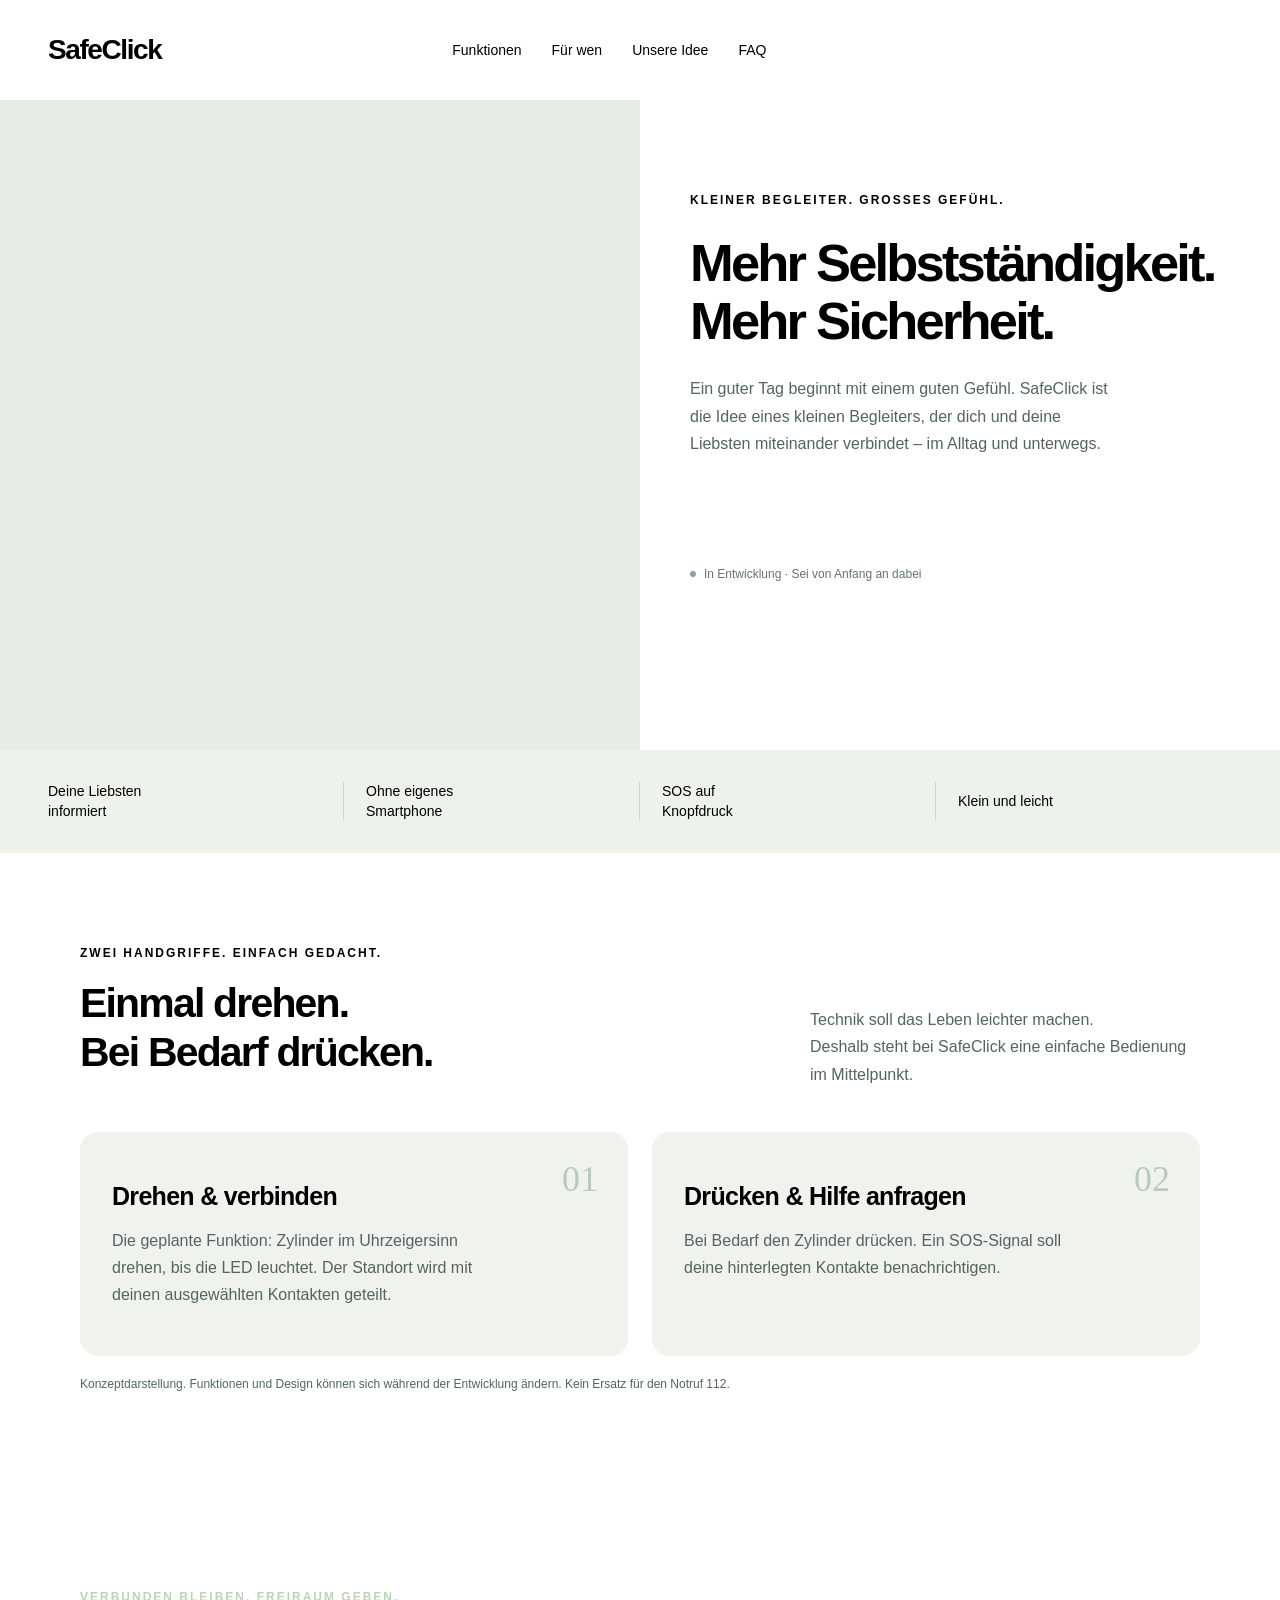
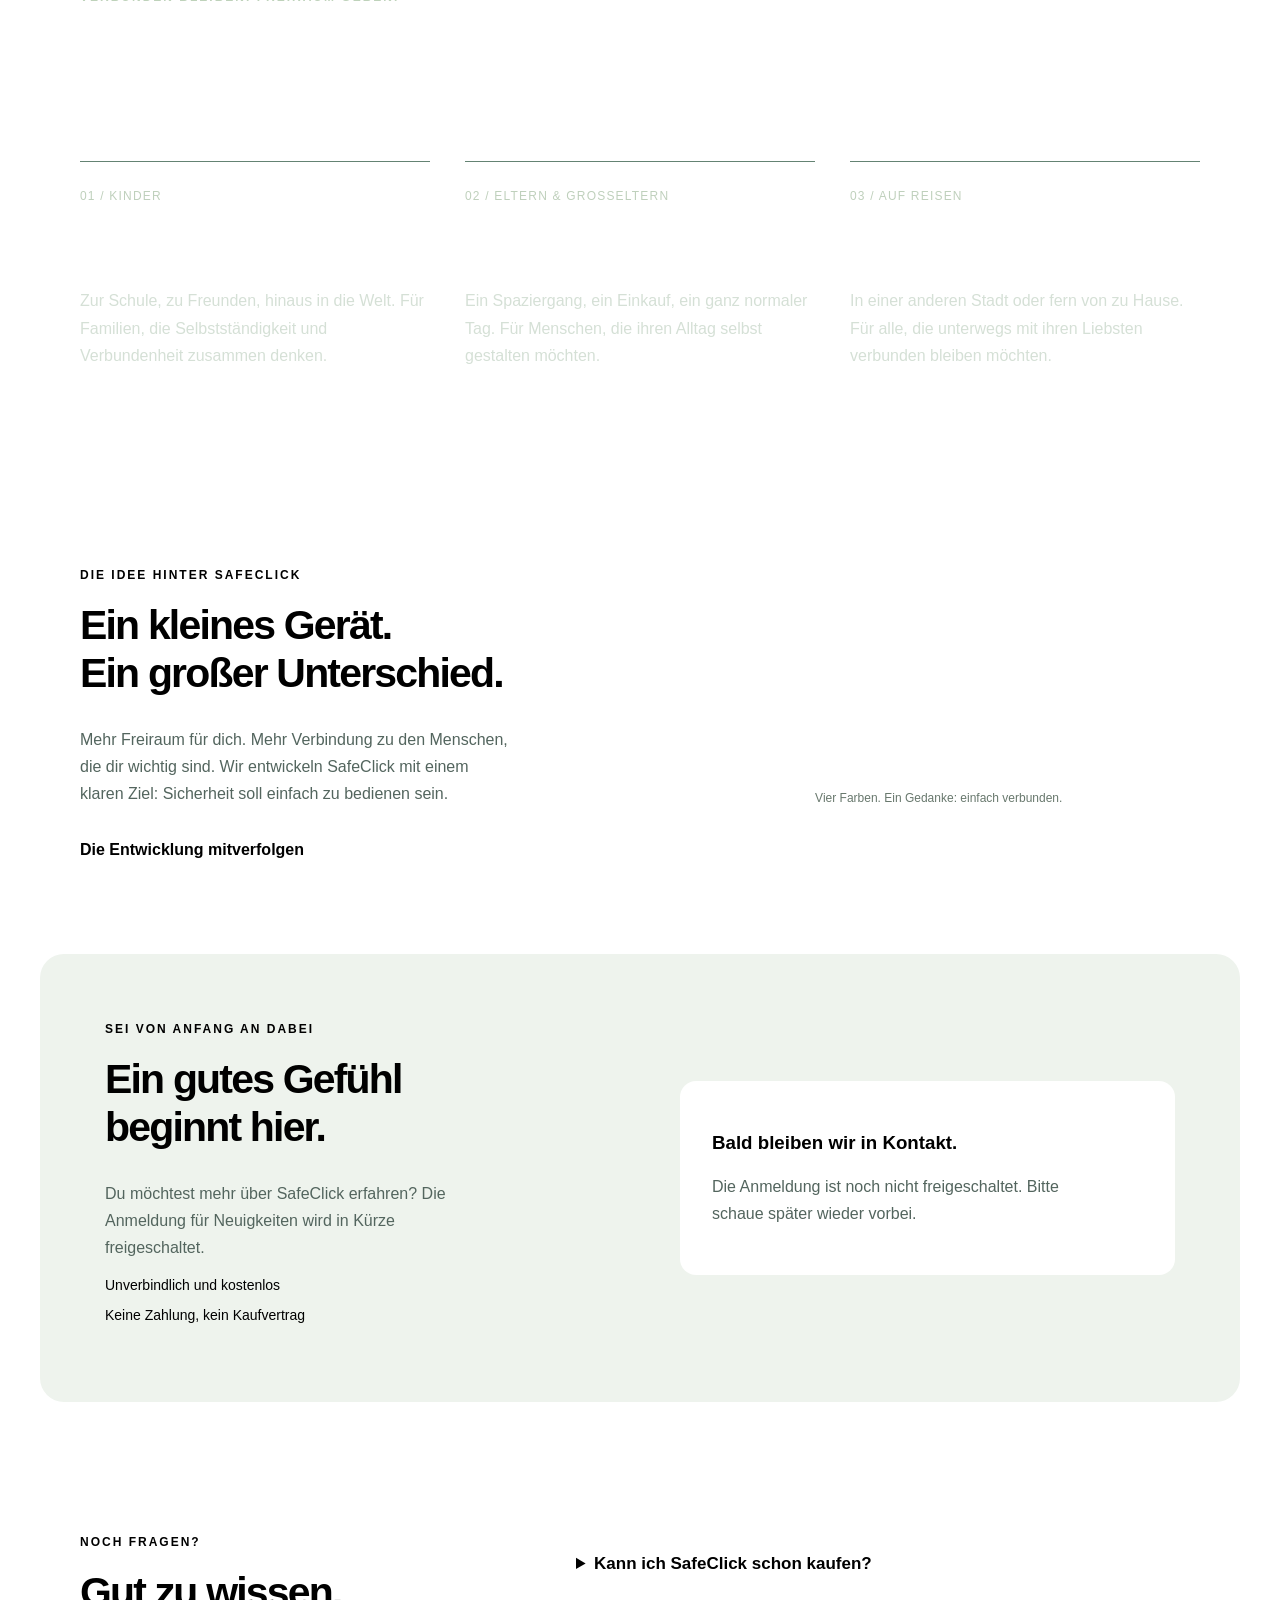
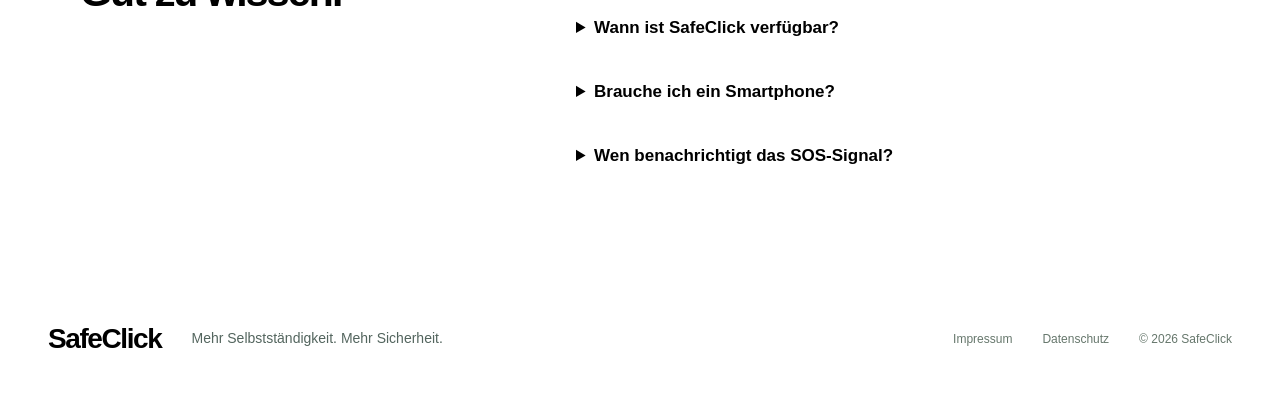
<file: index.html>
<!doctype html><html lang="de"><head><meta charset="utf-8"><meta name="viewport" content="width=device-width, initial-scale=1"><title>SafeClick | Mehr Selbstständigkeit. Mehr Sicherheit.</title><meta name="description" content="SafeClick: die Idee eines kleinen Begleiters für mehr Verbindung im Alltag und unterwegs."><link rel="stylesheet" href="style.css"></head><body><header><a class="brand" href="#">SafeClick</a><button class="mobile" aria-label="Menü öffnen" aria-expanded="false"></button><nav class=""><a href="#funktionen">Funktionen</a><a href="#menschen">Für wen</a><a href="#idee">Unsere Idee</a><a href="#faq">FAQ</a></nav><a class="button small" href="#interesse">Interesse anmelden</a></header><main><section class="hero"><div class="hero-photo"><span class="photo-note">Für die Menschen, die dir wichtig sind.</span></div><div class="hero-copy"><span class="eyebrow">KLEINER BEGLEITER. GROSSES GEFÜHL.</span><h1>Mehr Selbstständigkeit.<br/><em>Mehr Sicherheit.</em></h1><p>Ein guter Tag beginnt mit einem guten Gefühl. SafeClick ist die Idee eines kleinen Begleiters, der dich und deine Liebsten miteinander verbindet – im Alltag und unterwegs.</p><a class="button" href="#funktionen">SafeClick kennenlernen</a><div class="development"><span></span> In Entwicklung · Sei von Anfang an dabei</div></div></section><section class="benefits" aria-label="Geplante Funktionen"><div><span>Deine Liebsten informiert</span></div><div><span>Ohne eigenes Smartphone</span></div><div><span>SOS auf Knopfdruck</span></div><div><span>Klein und leicht</span></div></section><section id="funktionen" class="section"><div class="section-heading"><div><span class="eyebrow">ZWEI HANDGRIFFE. EINFACH GEDACHT.</span><h2>Einmal drehen.<br/>Bei Bedarf drücken.</h2></div><p>Technik soll das Leben leichter machen.<br/>Deshalb steht bei SafeClick eine einfache Bedienung im Mittelpunkt.</p></div><div class="steps"><article><div class="step-copy"><span class="number">01</span><h3>Drehen &amp; verbinden</h3><p>Die geplante Funktion: Zylinder im Uhrzeigersinn drehen, bis die LED leuchtet. Der Standort wird mit deinen ausgewählten Kontakten geteilt.</p></div></article><article><div class="step-copy"><span class="number">02</span><h3>Drücken &amp; Hilfe anfragen</h3><p>Bei Bedarf den Zylinder drücken. Ein SOS-Signal soll deine hinterlegten Kontakte benachrichtigen.</p></div></article></div><p class="caption">Konzeptdarstellung. Funktionen und Design können sich während der Entwicklung ändern. Kein Ersatz für den Notruf 112.</p></section><section id="menschen" class="audience section"><span class="eyebrow">VERBUNDEN BLEIBEN. FREIRAUM GEBEN.</span><h2>Für kleine Abenteuer.<br/>Und große Lieblingsmenschen.</h2><div class="audience-grid"><article><span>01 / KINDER</span><h3>Die ersten Wege allein.</h3><p>Zur Schule, zu Freunden, hinaus in die Welt. Für Familien, die Selbstständigkeit und Verbundenheit zusammen denken.</p></article><article><span>02 / ELTERN &amp; GROSSELTERN</span><h3>Nah sein. Auch mit Abstand.</h3><p>Ein Spaziergang, ein Einkauf, ein ganz normaler Tag. Für Menschen, die ihren Alltag selbst gestalten möchten.</p></article><article><span>03 / AUF REISEN</span><h3>Neues entdecken.</h3><p>In einer anderen Stadt oder fern von zu Hause. Für alle, die unterwegs mit ihren Liebsten verbunden bleiben möchten.</p></article></div></section><section id="idee" class="product section"><div><span class="eyebrow">DIE IDEE HINTER SAFECLICK</span><h2>Ein kleines Gerät.<br/>Ein großer Unterschied.</h2><p>Mehr Freiraum für dich. Mehr Verbindung zu den Menschen, die dir wichtig sind. Wir entwickeln SafeClick mit einem klaren Ziel: Sicherheit soll einfach zu bedienen sein.</p><a class="text-link" href="#interesse">Die Entwicklung mitverfolgen</a></div><div class="product-picture"><span>Vier Farben. Ein Gedanke: einfach verbunden.</span></div></section><section id="interesse" class="signup section"><div><span class="eyebrow">SEI VON ANFANG AN DABEI</span><h2>Ein gutes Gefühl<br/>beginnt hier.</h2><p>Du möchtest mehr über SafeClick erfahren? Die Anmeldung für Neuigkeiten wird in Kürze freigeschaltet.</p><ul><li>Unverbindlich und kostenlos</li><li>Keine Zahlung, kein Kaufvertrag</li></ul></div><div class="form-pending"><h3>Bald bleiben wir in Kontakt.</h3><p>Die Anmeldung ist noch nicht freigeschaltet. Bitte schaue später wieder vorbei.</p></div></section><section id="faq" class="section faq"><div><span class="eyebrow">NOCH FRAGEN?</span><h2>Gut zu wissen.</h2></div><div><details><summary>Kann ich SafeClick schon kaufen?</summary><p>Noch nicht. SafeClick befindet sich in der Entwicklung. Eine Bestellung ist derzeit noch nicht möglich.</p></details><details><summary>Wann ist SafeClick verfügbar?</summary><p>Ein Verkaufsstart steht noch nicht fest. Preis, Liefertermin und die endgültigen Funktionen werden erst bekanntgegeben, wenn sie bestätigt sind.</p></details><details><summary>Brauche ich ein Smartphone?</summary><p>Das Konzept sieht eine Bedienung ohne eigenes Smartphone vor. Welche technischen Voraussetzungen und Verbindungen nötig sind, wird im Laufe der Entwicklung festgelegt.</p></details><details><summary>Wen benachrichtigt das SOS-Signal?</summary><p>Geplant ist eine Benachrichtigung an zuvor ausgewählte Kontakte. Eine automatische Verbindung zu Rettungsdiensten ist nicht zugesichert. Im akuten Notfall gilt weiterhin der Notruf 112.</p></details></div></section></main><footer><a class="brand" href="index.html">SafeClick</a><p>Mehr Selbstständigkeit. Mehr Sicherheit.</p><a href="impressum.html">Impressum</a><a href="datenschutz.html">Datenschutz</a><span>© 2026 SafeClick</span></footer><script src="script.js"></script></body></html>
</file>
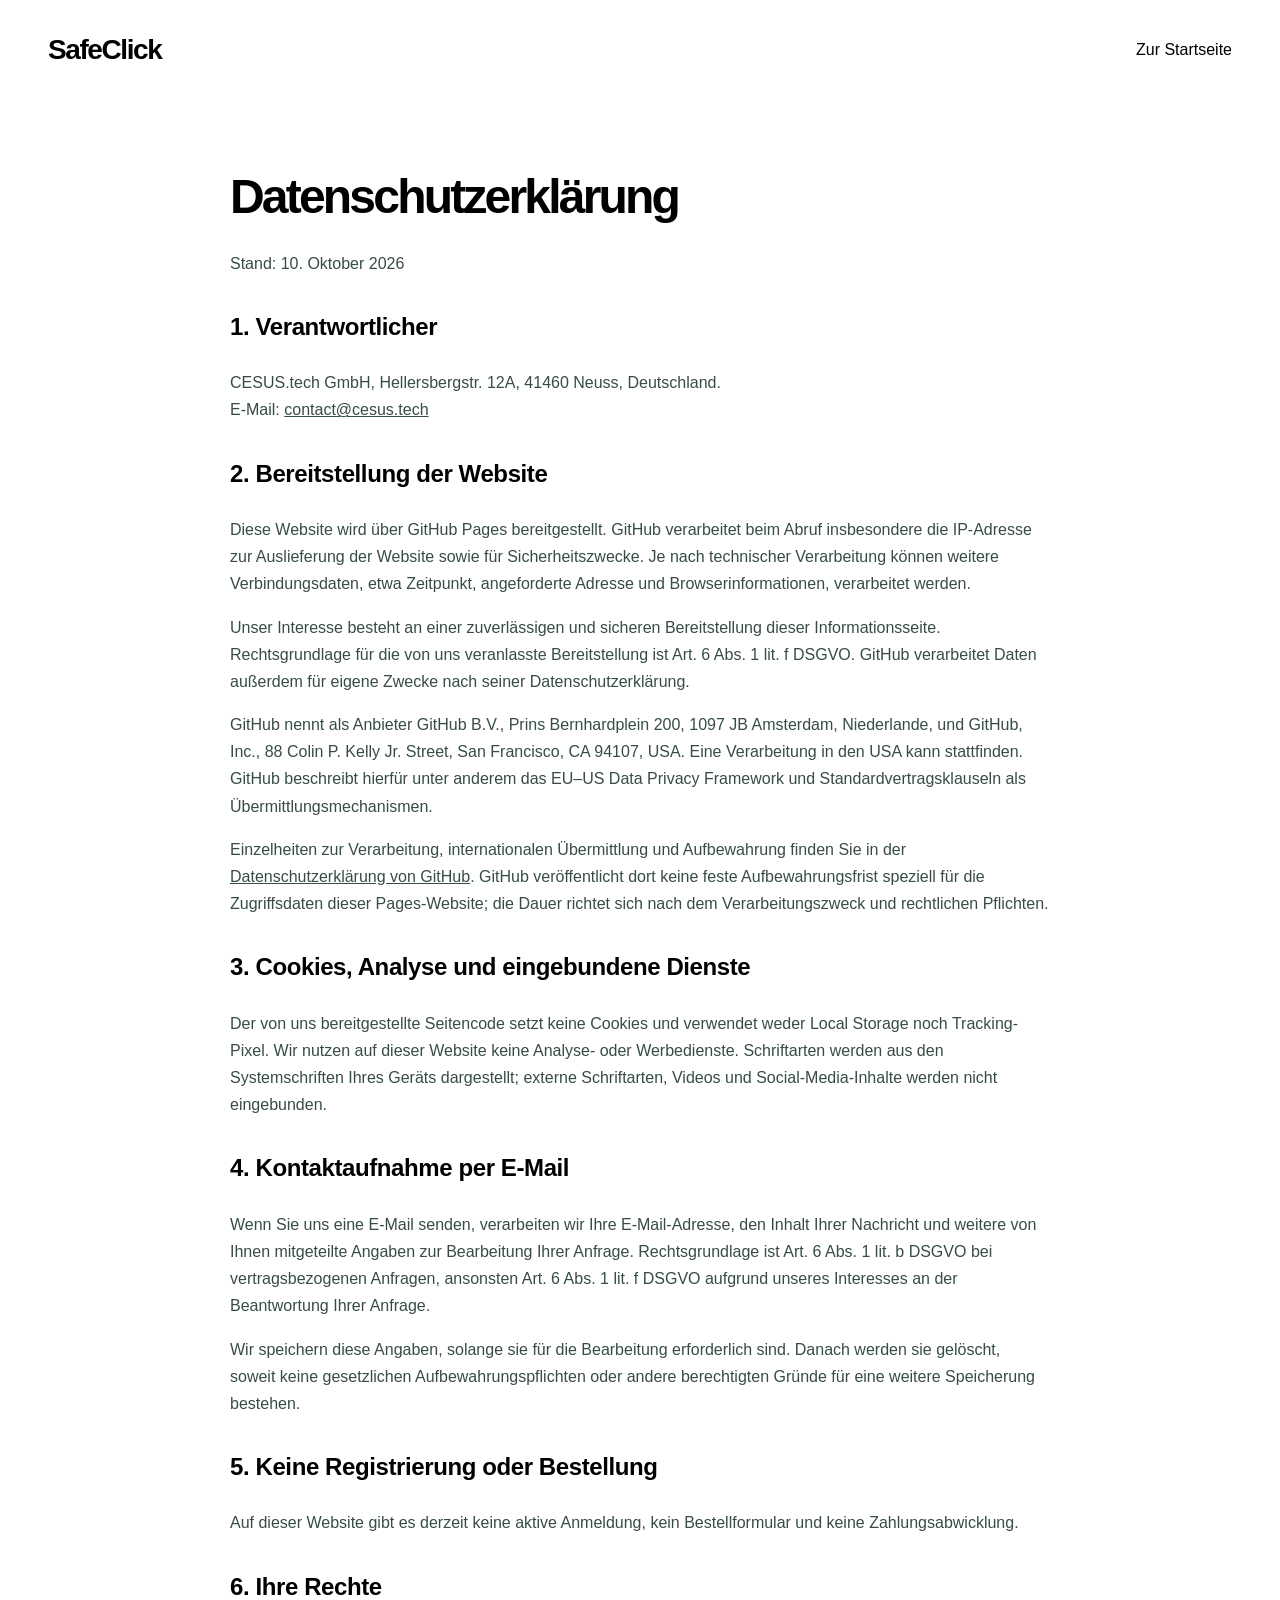
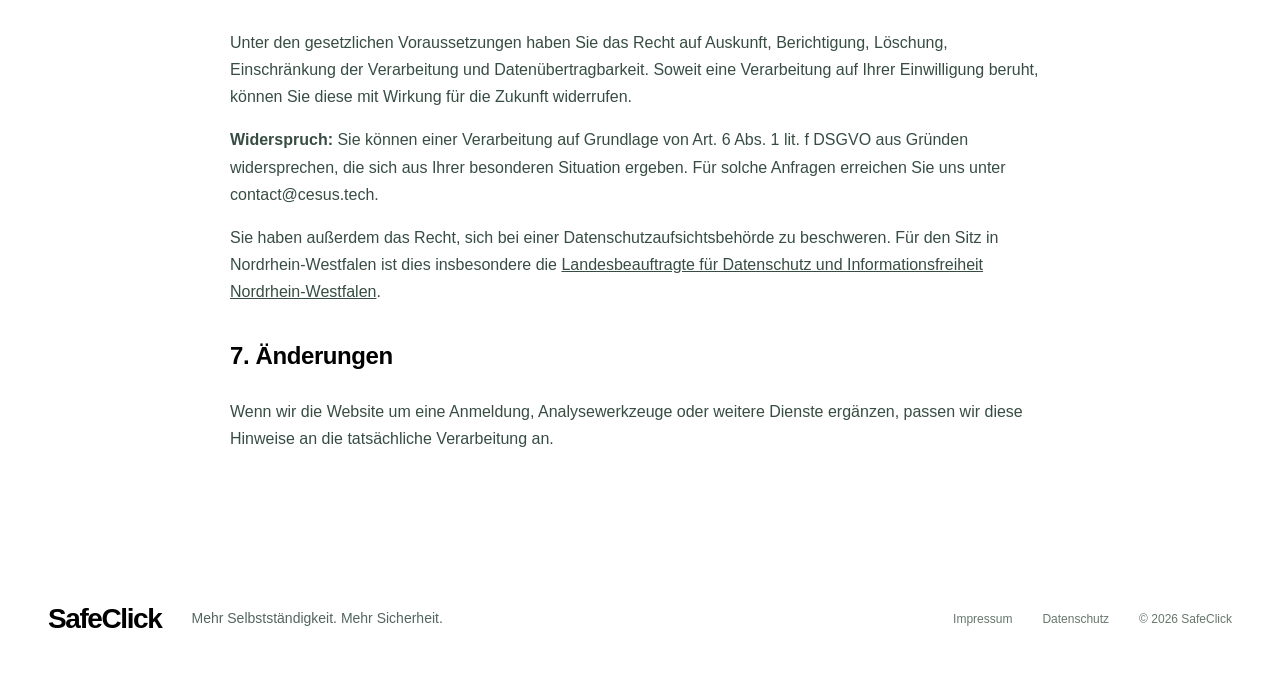
<file: datenschutz.html>
<!doctype html><html lang="de"><head><meta charset="utf-8"><meta name="viewport" content="width=device-width,initial-scale=1"><title>Datenschutzerklärung | SafeClick</title><link rel="stylesheet" href="style.css"></head><body><header><a class="brand" href="index.html">SafeClick</a><a href="index.html">Zur Startseite</a></header><main class="legal section"><h1>Datenschutzerklärung</h1><p>Stand: 10. Oktober 2026</p><h2>1. Verantwortlicher</h2><p>CESUS.tech GmbH, Hellersbergstr. 12A, 41460 Neuss, Deutschland.<br>E-Mail: <a href="mailto:contact@cesus.tech">contact@cesus.tech</a></p><h2>2. Bereitstellung der Website</h2><p>Diese Website wird über GitHub Pages bereitgestellt. GitHub verarbeitet beim Abruf insbesondere die IP-Adresse zur Auslieferung der Website sowie für Sicherheitszwecke. Je nach technischer Verarbeitung können weitere Verbindungsdaten, etwa Zeitpunkt, angeforderte Adresse und Browserinformationen, verarbeitet werden.</p><p>Unser Interesse besteht an einer zuverlässigen und sicheren Bereitstellung dieser Informationsseite. Rechtsgrundlage für die von uns veranlasste Bereitstellung ist Art. 6 Abs. 1 lit. f DSGVO. GitHub verarbeitet Daten außerdem für eigene Zwecke nach seiner Datenschutzerklärung.</p><p>GitHub nennt als Anbieter GitHub B.V., Prins Bernhardplein 200, 1097 JB Amsterdam, Niederlande, und GitHub, Inc., 88 Colin P. Kelly Jr. Street, San Francisco, CA 94107, USA. Eine Verarbeitung in den USA kann stattfinden. GitHub beschreibt hierfür unter anderem das EU–US Data Privacy Framework und Standardvertragsklauseln als Übermittlungsmechanismen.</p><p>Einzelheiten zur Verarbeitung, internationalen Übermittlung und Aufbewahrung finden Sie in der <a href="https://docs.github.com/en/site-policy/privacy-policies/github-general-privacy-statement">Datenschutzerklärung von GitHub</a>. GitHub veröffentlicht dort keine feste Aufbewahrungsfrist speziell für die Zugriffsdaten dieser Pages-Website; die Dauer richtet sich nach dem Verarbeitungszweck und rechtlichen Pflichten.</p><h2>3. Cookies, Analyse und eingebundene Dienste</h2><p>Der von uns bereitgestellte Seitencode setzt keine Cookies und verwendet weder Local Storage noch Tracking-Pixel. Wir nutzen auf dieser Website keine Analyse- oder Werbedienste. Schriftarten werden aus den Systemschriften Ihres Geräts dargestellt; externe Schriftarten, Videos und Social-Media-Inhalte werden nicht eingebunden.</p><h2>4. Kontaktaufnahme per E-Mail</h2><p>Wenn Sie uns eine E-Mail senden, verarbeiten wir Ihre E-Mail-Adresse, den Inhalt Ihrer Nachricht und weitere von Ihnen mitgeteilte Angaben zur Bearbeitung Ihrer Anfrage. Rechtsgrundlage ist Art. 6 Abs. 1 lit. b DSGVO bei vertragsbezogenen Anfragen, ansonsten Art. 6 Abs. 1 lit. f DSGVO aufgrund unseres Interesses an der Beantwortung Ihrer Anfrage.</p><p>Wir speichern diese Angaben, solange sie für die Bearbeitung erforderlich sind. Danach werden sie gelöscht, soweit keine gesetzlichen Aufbewahrungspflichten oder andere berechtigten Gründe für eine weitere Speicherung bestehen.</p><h2>5. Keine Registrierung oder Bestellung</h2><p>Auf dieser Website gibt es derzeit keine aktive Anmeldung, kein Bestellformular und keine Zahlungsabwicklung.</p><h2>6. Ihre Rechte</h2><p>Unter den gesetzlichen Voraussetzungen haben Sie das Recht auf Auskunft, Berichtigung, Löschung, Einschränkung der Verarbeitung und Datenübertragbarkeit. Soweit eine Verarbeitung auf Ihrer Einwilligung beruht, können Sie diese mit Wirkung für die Zukunft widerrufen.</p><p><strong>Widerspruch:</strong> Sie können einer Verarbeitung auf Grundlage von Art. 6 Abs. 1 lit. f DSGVO aus Gründen widersprechen, die sich aus Ihrer besonderen Situation ergeben. Für solche Anfragen erreichen Sie uns unter contact@cesus.tech.</p><p>Sie haben außerdem das Recht, sich bei einer Datenschutzaufsichtsbehörde zu beschweren. Für den Sitz in Nordrhein-Westfalen ist dies insbesondere die <a href="https://www.ldi.nrw.de/">Landesbeauftragte für Datenschutz und Informationsfreiheit Nordrhein-Westfalen</a>.</p><h2>7. Änderungen</h2><p>Wenn wir die Website um eine Anmeldung, Analysewerkzeuge oder weitere Dienste ergänzen, passen wir diese Hinweise an die tatsächliche Verarbeitung an.</p></main><footer><a class="brand" href="index.html">SafeClick</a><p>Mehr Selbstständigkeit. Mehr Sicherheit.</p><a href="impressum.html">Impressum</a><a href="datenschutz.html">Datenschutz</a><span>© 2026 SafeClick</span></footer></body></html>
</file>
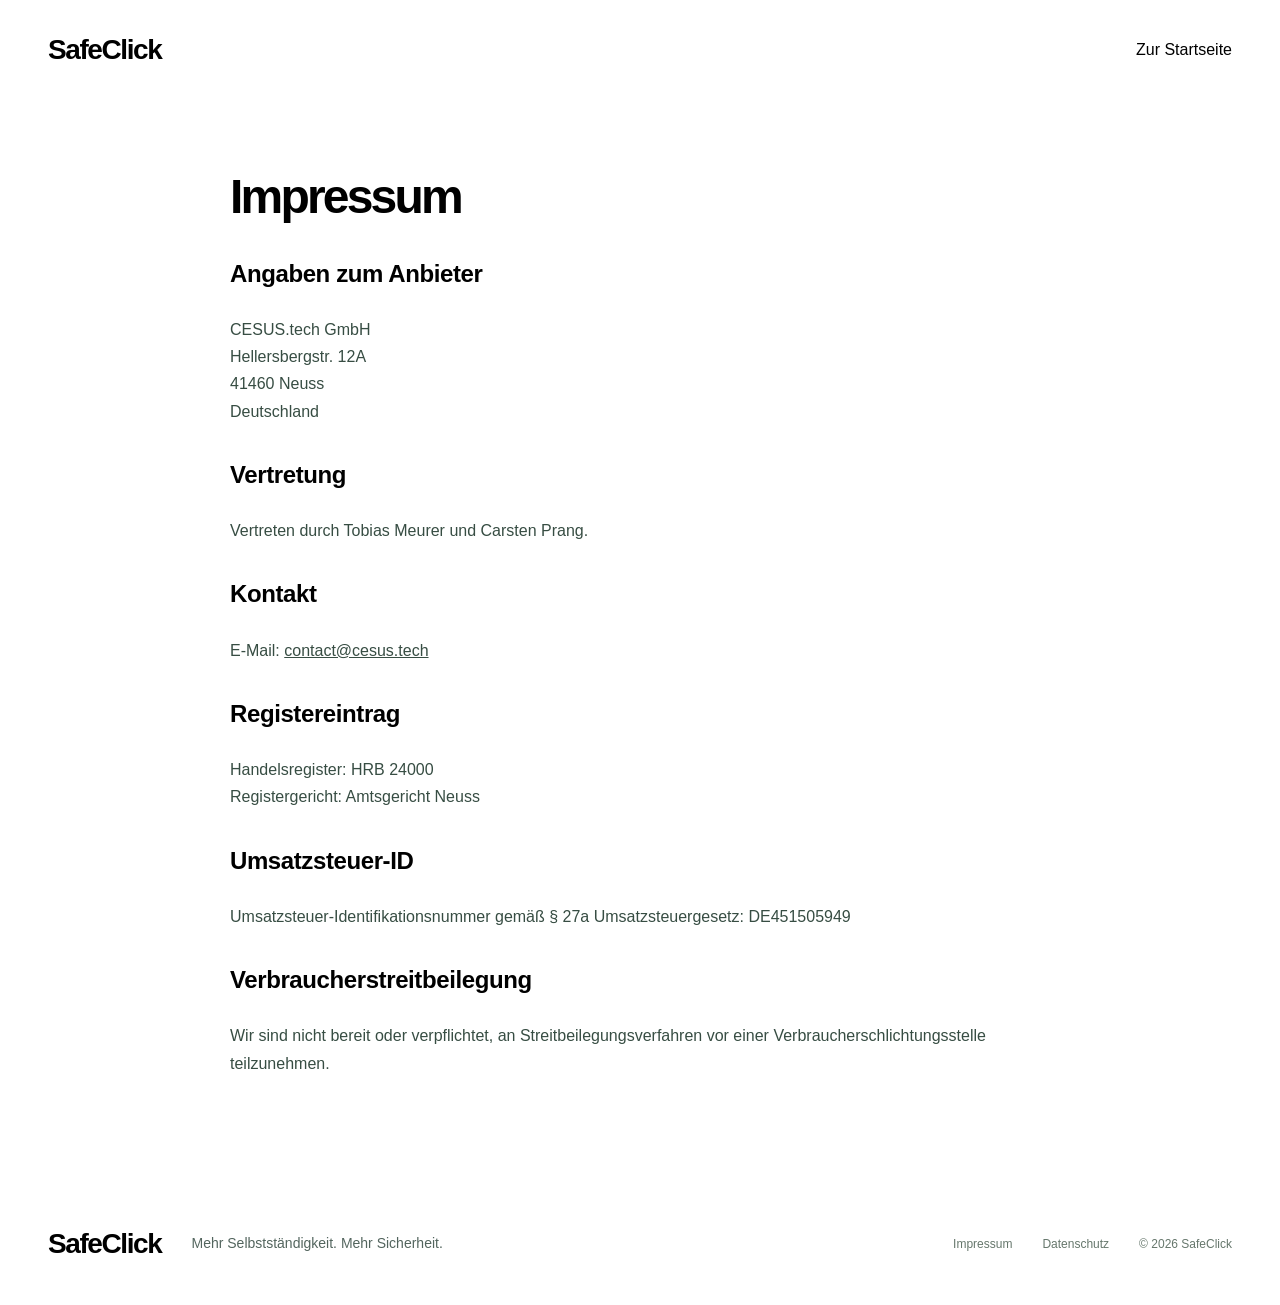
<file: impressum.html>
<!doctype html><html lang="de"><head><meta charset="utf-8"><meta name="viewport" content="width=device-width,initial-scale=1"><title>Impressum | SafeClick</title><link rel="stylesheet" href="style.css"></head><body><header><a class="brand" href="index.html">SafeClick</a><a href="index.html">Zur Startseite</a></header><main class="legal section"><h1>Impressum</h1><h2>Angaben zum Anbieter</h2><p>CESUS.tech GmbH<br>Hellersbergstr. 12A<br>41460 Neuss<br>Deutschland</p><h2>Vertretung</h2><p>Vertreten durch Tobias Meurer und Carsten Prang.</p><h2>Kontakt</h2><p>E-Mail: <a href="mailto:contact@cesus.tech">contact@cesus.tech</a></p><h2>Registereintrag</h2><p>Handelsregister: HRB 24000<br>Registergericht: Amtsgericht Neuss</p><h2>Umsatzsteuer-ID</h2><p>Umsatzsteuer-Identifikationsnummer gemäß § 27a Umsatzsteuergesetz: DE451505949</p><h2>Verbraucherstreitbeilegung</h2><p>Wir sind nicht bereit oder verpflichtet, an Streitbeilegungsverfahren vor einer Verbraucherschlichtungsstelle teilzunehmen.</p></main><footer><a class="brand" href="index.html">SafeClick</a><p>Mehr Selbstständigkeit. Mehr Sicherheit.</p><a href="impressum.html">Impressum</a><a href="datenschutz.html">Datenschutz</a><span>© 2026 SafeClick</span></footer></body></html>
</file>
<file: style.css>
500;600;700&family=Manrope:wght@400;500;600;700;800&display=swap');
:root{--green:#205847;--ink:#172c29;--cream:#f6f5ef;--line:#d9e1da}*{box-sizing:border-box}html{scroll-behavior:smooth;scroll-padding-top:100px}body{margin:0;background:#fff;color:var(--ink);font-family:'DM Sans',sans-serif;font-size:16px}a{color:inherit;text-decoration:none}button,input,select{font:inherit}button,a,input,select,summary{outline-offset:5px}header{height:100px;max-width:1320px;padding:0 48px;margin:auto;display:flex;align-items:center;justify-content:space-between;gap:32px}.brand{font-family:Manrope,sans-serif;font-size:28px;font-weight:800;letter-spacing:-1.4px}.brand span{font-size:12px;vertical-align:super;margin-left:3px}nav{display:flex;gap:30px;font-size:14px}nav a:hover,.text-link:hover{color:#408367}.button{display:inline-flex;align-items:center;justify-content:center;background:var(--green);color:white;border:0;border-radius:50px;padding:18px 28px;font-weight:600;cursor:pointer;transition:background .2s}.button:hover{background:#153d31}.button:disabled{opacity:.6}.small{font-size:14px;padding:14px 22px}.mobile{display:none}.hero{max-width:1320px;margin:auto;display:grid;grid-template-columns:1fr 1fr;min-height:650px;background:var(--cream)}.hero-photo{position:relative;overflow:hidden}.hero-photo img{height:100%;width:100%;object-fit:cover;image-rendering:auto}.photo-note{position:absolute;bottom:28px;left:30px;color:white;background:#183b2fa6;backdrop-filter:blur(6px);padding:12px 18px;border-radius:30px;font-size:14px}.hero-copy{padding:90px 50px 70px}.eyebrow{font-size:12px;font-weight:700;letter-spacing:2px;color:var(--green)}h1,h2,h3{font-family:Manrope,sans-serif}h1{font-size:clamp(38px,4.1vw,61px);line-height:1.1;letter-spacing:-2.8px;margin:26px 0}h1 em{font-style:normal;color:var(--green)}p{line-height:1.7;color:#53655e}.hero p{max-width:430px;margin-bottom:30px}.development{font-size:12px;color:#64756d;margin-top:26px;display:flex;align-items:center;gap:8px}.development span{width:6px;height:6px;background:#8ba593;border-radius:50%}.benefits{max-width:1320px;margin:auto;display:grid;grid-template-columns:repeat(4,1fr);background:#edf2eb;padding:32px 48px}.benefits div{display:flex;align-items:center;gap:15px;border-right:1px solid #ccd8ce;padding-left:22px}.benefits div:first-child{padding-left:0}.benefits div:last-child{border:0}.benefits svg{width:30px;height:30px;color:var(--green);flex-shrink:0}.benefits span{font-size:14px;max-width:120px;line-height:1.4}.section{max-width:1200px;margin:0 auto;padding:90px 40px}h2{font-size:clamp(30px,3.2vw,44px);line-height:1.18;letter-spacing:-1.8px;margin:18px 0 28px}.section-heading{display:flex;justify-content:space-between;align-items:flex-end;margin-bottom:28px;gap:40px}.section-heading p{max-width:390px}.steps{display:grid;grid-template-columns:1fr 1fr;gap:24px}.steps article{background:#f0f3ed;border-radius:18px;overflow:hidden}.step-copy{position:relative;padding:32px}.step-copy>svg{color:var(--green);width:34px;height:34px}.number{position:absolute;right:30px;top:26px;font-size:36px;color:#b9cabb;font-family:Manrope}.steps h3{font-size:25px;letter-spacing:-.7px;margin:18px 0 12px}.steps p{max-width:400px}.steps img{display:block;width:100%;height:180px;object-fit:cover}.caption{font-size:12px;margin-top:18px}.audience{max-width:none;background:var(--green);color:white;padding-left:max(40px,calc((100vw - 1120px)/2));padding-right:max(40px,calc((100vw - 1120px)/2))}.audience .eyebrow{color:#bed2ba}.audience-grid{display:grid;grid-template-columns:repeat(3,1fr);gap:35px;margin-top:42px}.audience-grid article{border-top:1px solid #648373;padding-top:24px}.audience-grid span{font-size:12px;letter-spacing:1.2px;color:#bfd0bc}.audience-grid h3{font-size:26px;letter-spacing:-.8px}.audience-grid p{color:#d5e0d6;font-size:16px}.product{display:grid;grid-template-columns:1fr 1fr;align-items:center;gap:75px}.product p{max-width:430px}.text-link{display:inline-block;border-bottom:1px solid var(--green);padding-bottom:5px;color:var(--green);font-weight:600;margin-top:18px}.product-picture{padding:35px;background:var(--cream);border-radius:18px;text-align:center}.product-picture img{width:100%;height:250px;object-fit:contain;mix-blend-mode:multiply}.product-picture span{display:block;font-size:12px;color:#68786d;margin-top:24px}.signup{background:#eef3ed;border-radius:24px;display:grid;grid-template-columns:1fr 1fr;gap:80px;padding:65px;margin-bottom:40px}.signup p{max-width:370px}.signup ul{list-style:none;padding:0;color:var(--green);font-size:14px}.signup li{display:flex;gap:10px;align-items:center;margin:14px 0}.signup li svg{width:17px}form{background:white;border-radius:16px;padding:30px;box-shadow:0 10px 40px #214c3810}label{display:block;font-size:14px;font-weight:500;margin-bottom:18px}input:not([type=checkbox]),select{display:block;width:100%;background:#fafbf8;border:1px solid var(--line);border-radius:7px;padding:13px;margin-top:8px;color:var(--ink)}.consent{display:flex;gap:10px;line-height:1.5;font-size:12px;font-weight:400;color:#59665e}.consent input{width:17px;height:17px;flex-shrink:0;accent-color:var(--green)}.consent a{text-decoration:underline}form .button{width:100%}form p{font-size:14px;margin-bottom:0}.faq{display:grid;grid-template-columns:1fr 1.5fr;gap:80px}details{border-bottom:1px solid var(--line);padding:22px 0}summary{font-weight:600;cursor:pointer;font-size:17px}details p{font-size:15px}footer{border-top:1px solid var(--line);max-width:1320px;margin:auto;padding:35px 48px;display:flex;gap:30px;align-items:center;flex-wrap:wrap}footer p{font-size:14px;margin-right:auto}footer>a:not(.brand),footer>span{font-size:12px;color:#66776c}.privacy{max-width:1200px;margin:auto;padding:0 40px 40px}.privacy h3{font-size:14px}.privacy p{font-size:12px;max-width:850px}@media(max-width:900px){header{padding:0 24px;height:80px;gap:16px}nav{gap:18px;font-size:12px}.hero-copy{padding:60px 30px}.hero{min-height:560px}h1{letter-spacing:-1.5px}.benefits{padding:24px}.benefits div{padding-left:12px;gap:8px}.benefits span{font-size:12px}.product{gap:30px}.signup{margin:0 24px;gap:35px;padding:40px}.section{padding:65px 30px}.audience{padding:65px 30px}.faq{gap:35px}.product-picture{padding:20px}}@media(max-width:650px){header{height:76px}.brand{font-size:25px}header>.small{padding:11px 14px;font-size:12px}.mobile{display:block;background:none;border:0;margin-left:auto;color:var(--green)}nav{display:none;position:absolute;top:76px;left:0;right:0;padding:20px;background:white;z-index:10;box-shadow:0 10px 20px #0001}nav.open{display:flex;justify-content:space-around;gap:12px}.hero{display:flex;flex-direction:column-reverse}.hero-copy{padding:45px 25px 40px}h1{font-size:43px}.hero-photo{height:360px}.hero-photo img{object-position:center 35%}.photo-note{left:20px;font-size:12px}.eyebrow{font-size:11px;letter-spacing:1.4px}.benefits{grid-template-columns:1fr 1fr;gap:22px;padding:25px}.benefits div{padding:0;border:0}.benefits span{font-size:13px;max-width:140px}.section{padding:55px 24px}.section-heading{display:block;margin-bottom:24px}.section-heading p{font-size:15px}.steps,.audience-grid,.product,.signup,.faq{grid-template-columns:1fr}.steps{gap:18px}.step-copy{padding:26px}.steps img{height:150px}.audience{padding:55px 24px}.audience-grid{gap:15px;margin-top:30px}.audience-grid h3{font-size:23px;margin:16px 0}.product{gap:25px}.product-picture img{height:170px}.signup{margin:0 14px;gap:20px;border-radius:18px;padding:32px 20px}form{padding:22px}.faq{gap:8px}footer{padding:30px 24px;gap:18px}footer p{width:100%;margin:0}.privacy{padding:0 24px 30px}h2{font-size:34px}}

.form-pending{background:white;padding:32px;border-radius:16px;align-self:center}
/* Blank areas for the designer */
.hero-photo{min-height:360px;background:#e7ece6}.steps article{padding-bottom:0}.product-picture{min-height:250px;display:flex;align-items:flex-end;justify-content:center}.photo-note{display:none}

.legal{max-width:900px;padding-top:45px}.legal h1{font-size:clamp(30px,6vw,48px);overflow-wrap:anywhere}.legal h2{font-size:24px;letter-spacing:-.4px;margin-top:36px}.legal a{text-decoration:underline;overflow-wrap:anywhere}.legal p{color:#374d43}
</file>
